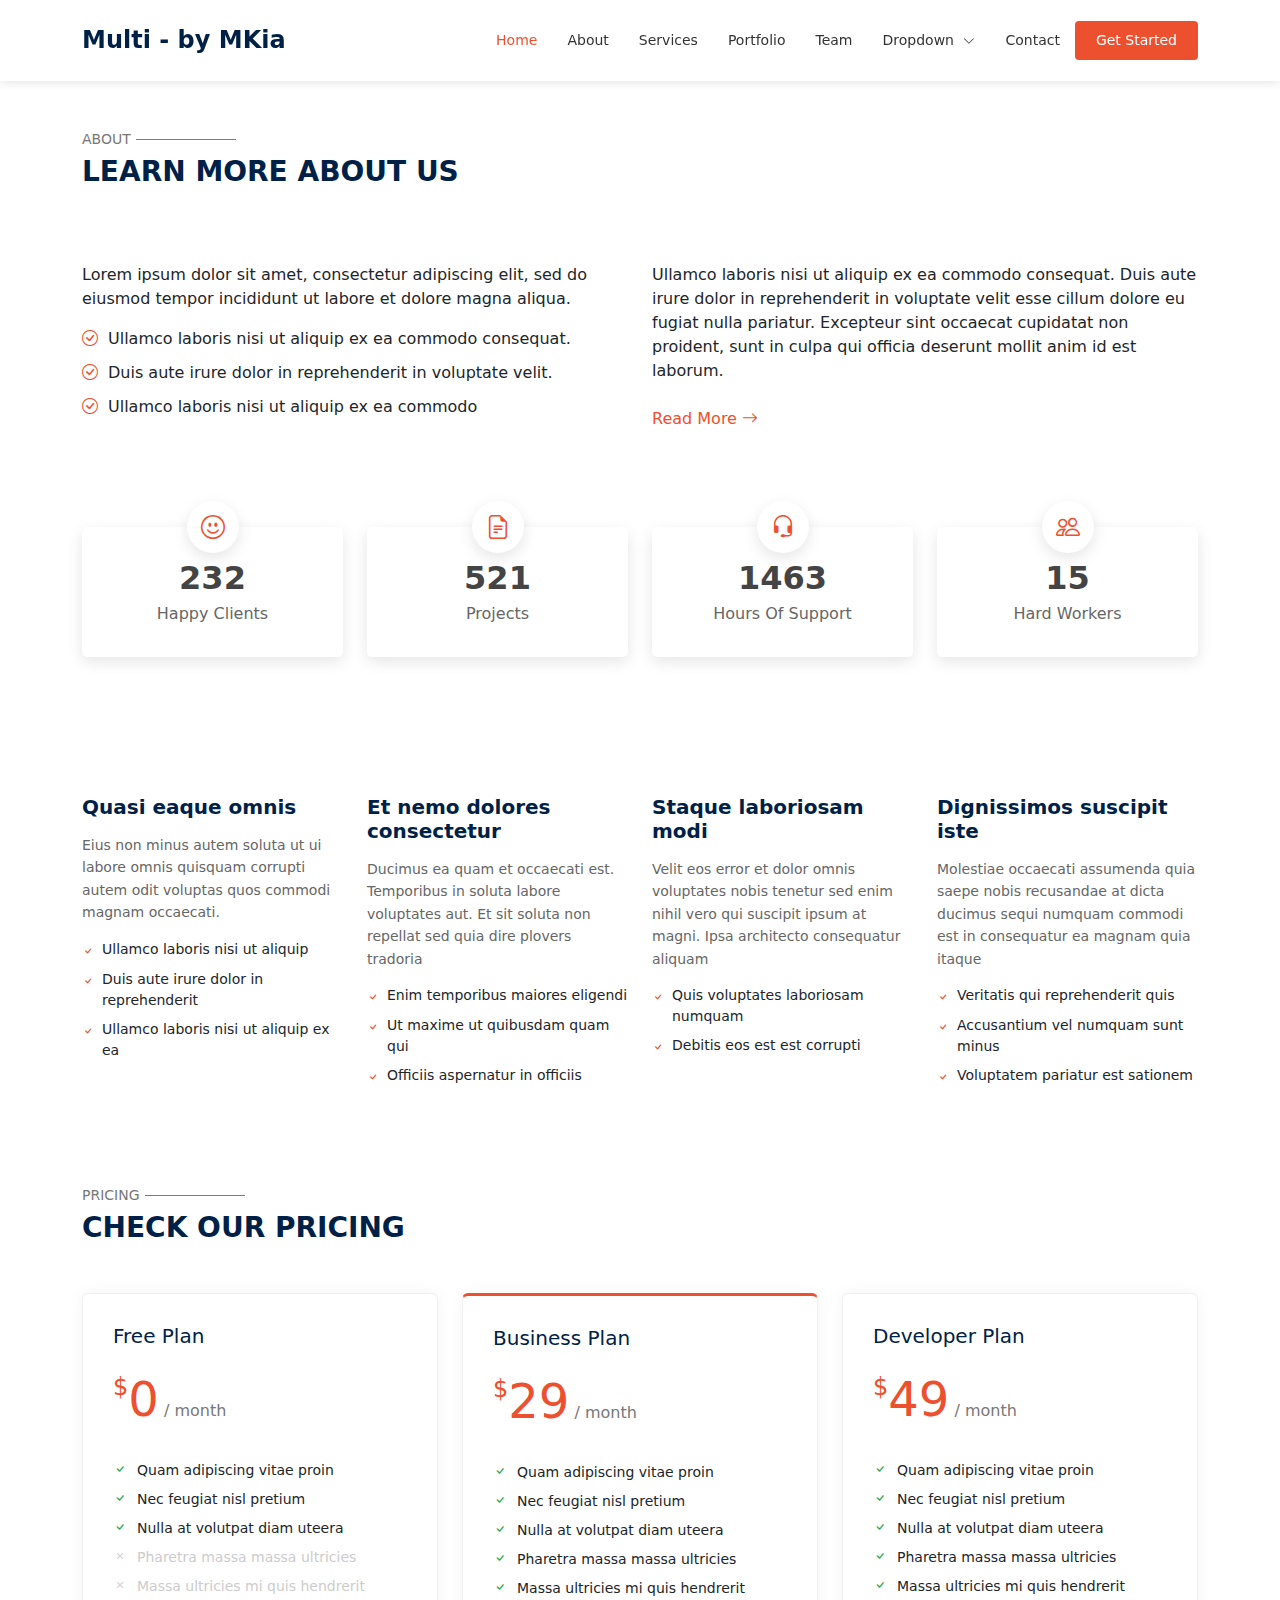
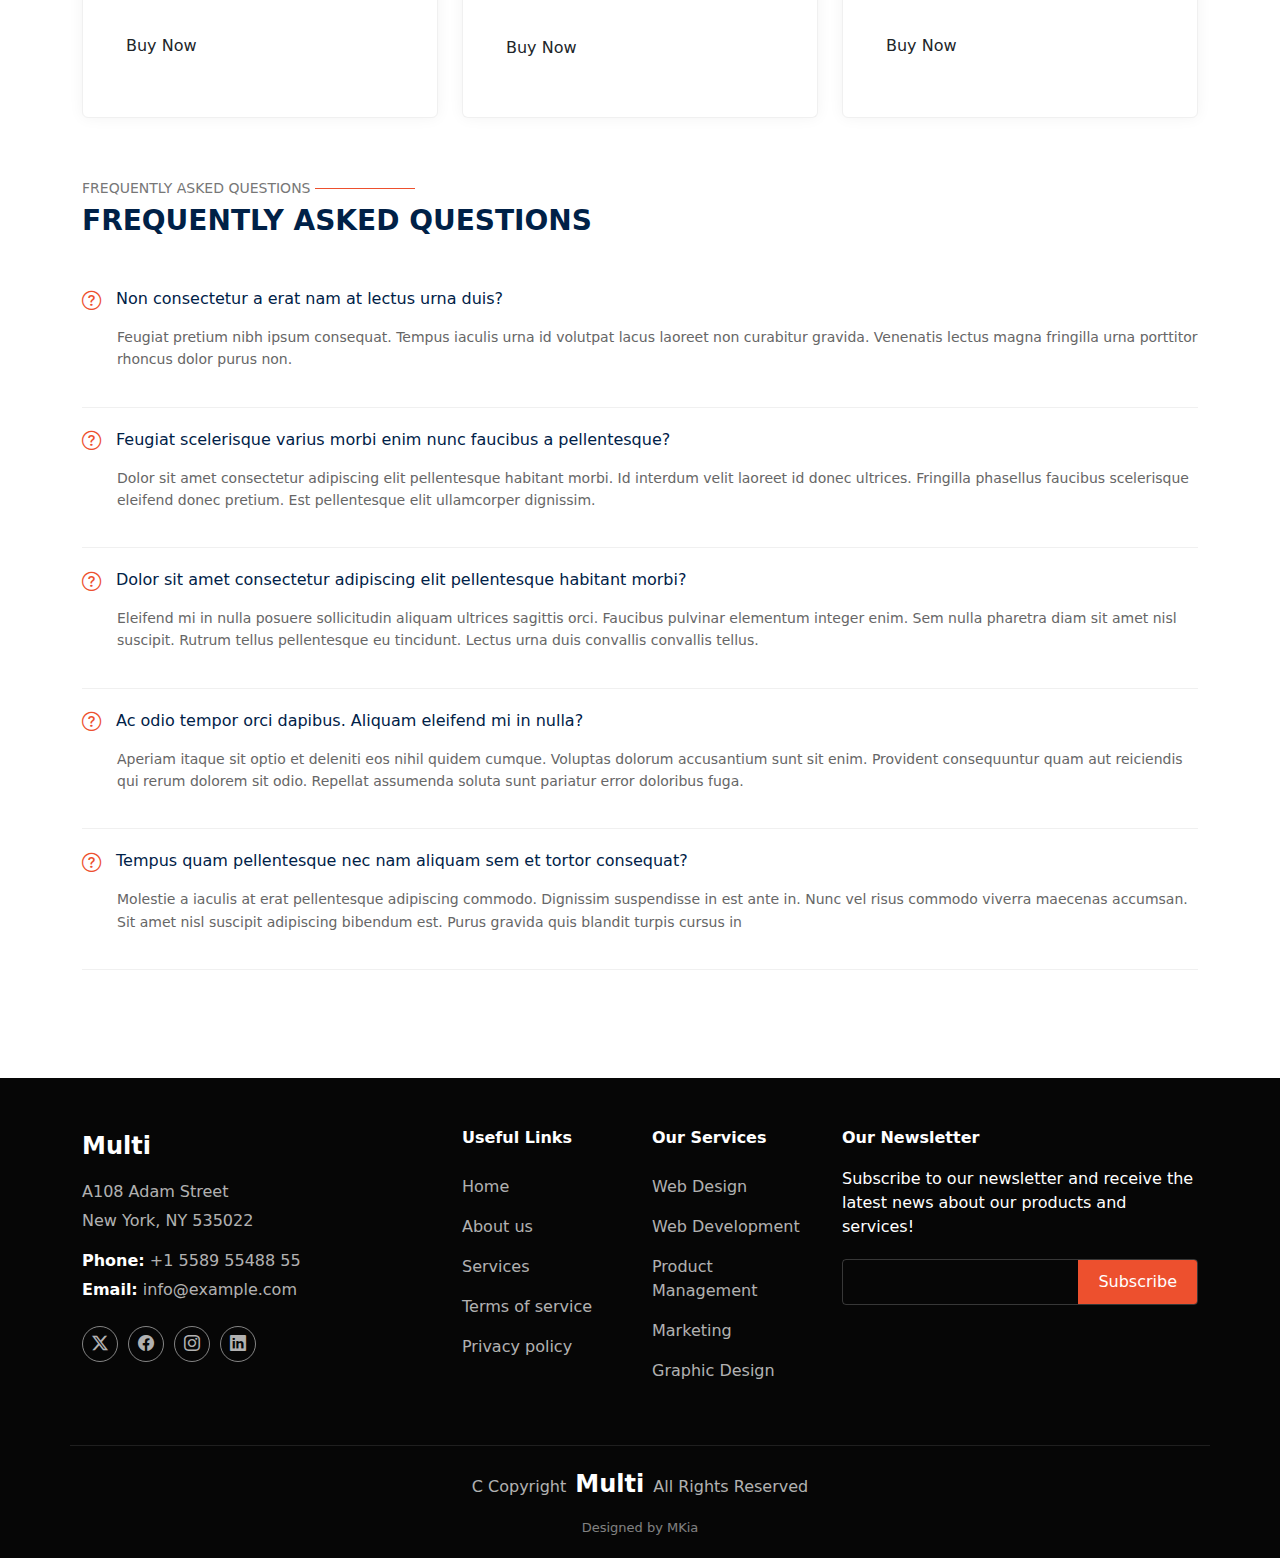
<file: index.html>
<!DOCTYPE html>
<html lang="en">

<head>
    <meta charset="UTF-8">
    <meta name="viewport" content="width=device-width, initial-scale=1.0">
    <title>Multi - by MKia</title>

    <meta name="description" content="Coded for university and just a simple template!">
    <link rel="stylesheet" href="assets/css/main.css">

    <!-- Bootstrap CSS -->
    <link href="https://cdn.jsdelivr.net/npm/bootstrap@5.3.3/dist/css/bootstrap.min.css" rel="stylesheet">

    <!-- Bootstrap JS -->
    <script src="https://cdn.jsdelivr.net/npm/bootstrap@5.3.3/dist/js/bootstrap.bundle.min.js"></script>

    <!-- Bootstrap Icons -->
    <link rel="stylesheet" href="https://cdn.jsdelivr.net/npm/bootstrap-icons@1.11.3/font/bootstrap-icons.min.css">
</head>

<body>
    <!-- Header Section -->
    <header id="header" class="header bg-red d-flex align-items-center sticky-top">
        <div class="container-fluid container-xl position-relative d-flex align-items-center">
            <a href="index.html" class="logo d-flex align-items-center me-auto">
                <h1 class="sitename">Multi - by MKia</h1>
            </a>
            <nav id="navmenu" class="navmenu">
                <ul>
                    <li><a href="#hero" class="active">Home</a></li>
                    <li><a href="#about">About</a></li>
                    <li><a href="#services">Services</a></li>
                    <li><a href="#portfolio">Portfolio</a></li>
                    <li><a href="#team">Team</a></li>
                    <li class="dropdown"><a href="#"><span>Dropdown</span> <i
                                class="bi bi-chevron-down toggle-dropdown"></i></a>
                        <ul>
                            <li><a href="#">Dropdown 1</a></li>
                            <li class="dropdown"><a href="#"><span>Deep Dropdown</span> <i
                                        class="bi bi-chevron-down toggle-dropdown"></i></a>
                                <ul>
                                    <li><a href="#">Deep Dropdown 1</a></li>
                                    <li><a href="#">Deep Dropdown 2</a></li>
                                    <li><a href="#">Deep Dropdown 3</a></li>
                                    <li><a href="#">Deep Dropdown 4</a></li>
                                    <li><a href="#">Deep Dropdown 5</a></li>
                                </ul>
                            </li>
                            <li><a href="#">Dropdown 2</a></li>
                            <li><a href="#">Dropdown 3</a></li>
                            <li><a href="#">Dropdown 4</a></li>
                        </ul>
                    </li>
                    <li><a href="#contact">Contact</a></li>
                </ul>
                <i class="mobile-nav-toggle d-xl-none bi bi-list"></i>
            </nav>
            <a class="btn" href="#about">Get Started</a>
        </div>
    </header>

    <!-- Main Content -->
    <main class="container py-5">
        <!-- About Section -->
        <section id="about" class="section">
            <!-- Section Header -->
            <div class="row mb-4">
                <div class="col-12 section-header">
                    <div class="d-flex align-items-center">
                        <p class="section-subtitle">ABOUT</p>
                        <div class="title-line"></div>
                    </div>
                    <h2 class="section-title">LEARN MORE ABOUT US</h2>
                </div>
            </div>

            <!-- About Content -->
            <div class="row mb-5">
                <div class="col-lg-6 mb-4 mb-lg-0">
                    <p>Lorem ipsum dolor sit amet, consectetur adipiscing elit, sed do eiusmod tempor incididunt ut
                        labore et dolore magna aliqua.</p>

                    <div class="check-item">
                        <i class="bi bi-check-circle check-icon"></i>
                        <p class="mb-0">Ullamco laboris nisi ut aliquip ex ea commodo consequat.</p>
                    </div>

                    <div class="check-item">
                        <i class="bi bi-check-circle check-icon"></i>
                        <p class="mb-0">Duis aute irure dolor in reprehenderit in voluptate velit.</p>
                    </div>

                    <div class="check-item">
                        <i class="bi bi-check-circle check-icon"></i>
                        <p class="mb-0">Ullamco laboris nisi ut aliquip ex ea commodo</p>
                    </div>
                </div>

                <div class="col-lg-6">
                    <p>Ullamco laboris nisi ut aliquip ex ea commodo consequat. Duis aute irure dolor in reprehenderit
                        in voluptate velit esse cillum dolore eu fugiat nulla pariatur. Excepteur sint occaecat
                        cupidatat non proident, sunt in culpa qui officia deserunt mollit anim id est laborum.</p>

                    <div class="mt-4">
                        <a href="#" class="btn-link">
                            Read More <i class="bi bi-arrow-right"></i>
                        </a>
                    </div>
                </div>
            </div>

            <!-- Stats Section -->
            <div class="row py-5">
                <div class="col-lg-3 col-md-6">
                    <div class="stats-card">
                        <i class="bi bi-emoji-smile stats-icon"></i>
                        <h3 class="stats-number">232</h3>
                        <p class="stats-label">Happy Clients</p>
                    </div>
                </div>

                <div class="col-lg-3 col-md-6">
                    <div class="stats-card">
                        <i class="bi bi-file-earmark-text stats-icon"></i>
                        <h3 class="stats-number">521</h3>
                        <p class="stats-label">Projects</p>
                    </div>
                </div>

                <div class="col-lg-3 col-md-6">
                    <div class="stats-card">
                        <i class="bi bi-headset stats-icon"></i>
                        <h3 class="stats-number">1463</h3>
                        <p class="stats-label">Hours Of Support</p>
                    </div>
                </div>

                <div class="col-lg-3 col-md-6">
                    <div class="stats-card">
                        <i class="bi bi-people stats-icon"></i>
                        <h3 class="stats-number">15</h3>
                        <p class="stats-label">Hard Workers</p>
                    </div>
                </div>
            </div>
        </section>

        <!-- Features Section -->
        <section id="features" class="section">
            <div class="row my-5">
                <div class="col-lg-3 col-md-6 feature-card">
                    <h4 class="feature-title">Quasi eaque omnis</h4>
                    <p class="feature-text">Eius non minus autem soluta ut ui labore omnis quisquam corrupti autem odit
                        voluptas quos commodi magnam occaecati.</p>

                    <div class="feature-item">
                        <i class="bi bi-check feature-check"></i>
                        <span>Ullamco laboris nisi ut aliquip</span>
                    </div>

                    <div class="feature-item">
                        <i class="bi bi-check feature-check"></i>
                        <span>Duis aute irure dolor in reprehenderit</span>
                    </div>

                    <div class="feature-item">
                        <i class="bi bi-check feature-check"></i>
                        <span>Ullamco laboris nisi ut aliquip ex ea</span>
                    </div>
                </div>

                <div class="col-lg-3 col-md-6 feature-card">
                    <h4 class="feature-title">Et nemo dolores consectetur</h4>
                    <p class="feature-text">Ducimus ea quam et occaecati est. Temporibus in soluta labore voluptates
                        aut. Et sit soluta non repellat sed quia dire plovers tradoria</p>

                    <div class="feature-item">
                        <i class="bi bi-check feature-check"></i>
                        <span>Enim temporibus maiores eligendi</span>
                    </div>

                    <div class="feature-item">
                        <i class="bi bi-check feature-check"></i>
                        <span>Ut maxime ut quibusdam quam qui</span>
                    </div>

                    <div class="feature-item">
                        <i class="bi bi-check feature-check"></i>
                        <span>Officiis aspernatur in officiis</span>
                    </div>
                </div>

                <div class="col-lg-3 col-md-6 feature-card">
                    <h4 class="feature-title">Staque laboriosam modi</h4>
                    <p class="feature-text">Velit eos error et dolor omnis voluptates nobis tenetur sed enim nihil vero
                        qui suscipit ipsum at magni. Ipsa architecto consequatur aliquam</p>

                    <div class="feature-item">
                        <i class="bi bi-check feature-check"></i>
                        <span>Quis voluptates laboriosam numquam</span>
                    </div>

                    <div class="feature-item">
                        <i class="bi bi-check feature-check"></i>
                        <span>Debitis eos est est corrupti</span>
                    </div>
                </div>

                <div class="col-lg-3 col-md-6 feature-card">
                    <h4 class="feature-title">Dignissimos suscipit iste</h4>
                    <p class="feature-text">Molestiae occaecati assumenda quia saepe nobis recusandae at dicta ducimus
                        sequi numquam commodi est in consequatur ea magnam quia itaque</p>

                    <div class="feature-item">
                        <i class="bi bi-check feature-check"></i>
                        <span>Veritatis qui reprehenderit quis</span>
                    </div>

                    <div class="feature-item">
                        <i class="bi bi-check feature-check"></i>
                        <span>Accusantium vel numquam sunt minus</span>
                    </div>

                    <div class="feature-item">
                        <i class="bi bi-check feature-check"></i>
                        <span>Voluptatem pariatur est sationem</span>
                    </div>
                </div>
            </div>
        </section>

        <!-- Pricing Section -->
        <section id="pricing" class="section">
            <div class="section-header mb-5">
                <div class="d-flex align-items-center">
                    <p class="section-subtitle">PRICING</p>
                    <div class="title-line"></div>
                </div>
                <h2 class="section-title">CHECK OUR PRICING</h2>
            </div>

            <div class="row mb-5">
                <!-- Free Plan -->
                <div class="col-md-4">
                    <div class="pricing-card">
                        <h3 class="plan-title">Free Plan</h3>
                        <div class="price">
                            <span class="price-currency">$</span>0<span class="price-unit"> / month</span>
                        </div>
                        <ul class="feature-list">
                            <li class="feature-item">
                                <i class="bi bi-check feature-icon-check"></i>Quam adipiscing vitae proin
                            </li>
                            <li class="feature-item">
                                <i class="bi bi-check feature-icon-check"></i>Nec feugiat nisl pretium
                            </li>
                            <li class="feature-item">
                                <i class="bi bi-check feature-icon-check"></i>Nulla at volutpat diam uteera
                            </li>
                            <li class="feature-item disabled-text">
                                <i class="bi bi-x feature-icon-times"></i>Pharetra massa massa ultricies
                            </li>
                            <li class="feature-item disabled-text">
                                <i class="bi bi-x feature-icon-times"></i>Massa ultricies mi quis hendrerit
                            </li>
                        </ul>
                        <a href="#" class="btn btn-buy">Buy Now</a>
                    </div>
                </div>

                <!-- Business Plan -->
                <div class="col-md-4">
                    <div class="pricing-card highlighted-plan">
                        <h3 class="plan-title">Business Plan</h3>
                        <div class="price">
                            <span class="price-currency">$</span>29<span class="price-unit"> / month</span>
                        </div>
                        <ul class="feature-list">
                            <li class="feature-item">
                                <i class="bi bi-check feature-icon-check"></i>Quam adipiscing vitae proin
                            </li>
                            <li class="feature-item">
                                <i class="bi bi-check feature-icon-check"></i>Nec feugiat nisl pretium
                            </li>
                            <li class="feature-item">
                                <i class="bi bi-check feature-icon-check"></i>Nulla at volutpat diam uteera
                            </li>
                            <li class="feature-item">
                                <i class="bi bi-check feature-icon-check"></i>Pharetra massa massa ultricies
                            </li>
                            <li class="feature-item">
                                <i class="bi bi-check feature-icon-check"></i>Massa ultricies mi quis hendrerit
                            </li>
                        </ul>
                        <a href="#" class="btn btn-buy-highlighted">Buy Now</a>
                    </div>
                </div>

                <!-- Developer Plan -->
                <div class="col-md-4">
                    <div class="pricing-card">
                        <h3 class="plan-title">Developer Plan</h3>
                        <div class="price">
                            <span class="price-currency">$</span>49<span class="price-unit"> / month</span>
                        </div>
                        <ul class="feature-list">
                            <li class="feature-item">
                                <i class="bi bi-check feature-icon-check"></i>Quam adipiscing vitae proin
                            </li>
                            <li class="feature-item">
                                <i class="bi bi-check feature-icon-check"></i>Nec feugiat nisl pretium
                            </li>
                            <li class="feature-item">
                                <i class="bi bi-check feature-icon-check"></i>Nulla at volutpat diam uteera
                            </li>
                            <li class="feature-item">
                                <i class="bi bi-check feature-icon-check"></i>Pharetra massa massa ultricies
                            </li>
                            <li class="feature-item">
                                <i class="bi bi-check feature-icon-check"></i>Massa ultricies mi quis hendrerit
                            </li>
                        </ul>
                        <a href="#" class="btn btn-buy">Buy Now</a>
                    </div>
                </div>
            </div>
        </section>

        <!-- FAQ Section -->
        <section id="faq" class="section">
            <div class="section-header mb-4">
                <div class="d-flex align-items-center">
                    <p class="section-subtitle">FREQUENTLY ASKED QUESTIONS</p>
                    <div class="title-line"></div>
                </div>
                <h2 class="section-title">FREQUENTLY ASKED QUESTIONS</h2>
            </div>

            <div class="faq-list">
                <div class="faq-item">
                    <div class="faq-question">
                        <div class="question-icon">
                            <i class="bi bi-question-circle"></i>
                        </div>
                        <div class="question-text">
                            Non consectetur a erat nam at lectus urna duis?
                        </div>
                    </div>
                    <p class="faq-answer">
                        Feugiat pretium nibh ipsum consequat. Tempus iaculis urna id volutpat lacus laoreet non
                        curabitur
                        gravida. Venenatis lectus magna fringilla urna porttitor rhoncus dolor purus non.
                    </p>
                </div>

                <div class="faq-item">
                    <div class="faq-question">
                        <div class="question-icon">
                            <i class="bi bi-question-circle"></i>
                        </div>
                        <div class="question-text">
                            Feugiat scelerisque varius morbi enim nunc faucibus a pellentesque?
                        </div>
                    </div>
                    <p class="faq-answer">
                        Dolor sit amet consectetur adipiscing elit pellentesque habitant morbi. Id interdum velit
                        laoreet id
                        donec ultrices. Fringilla phasellus faucibus scelerisque eleifend donec pretium. Est
                        pellentesque
                        elit ullamcorper dignissim.
                    </p>
                </div>

                <div class="faq-item">
                    <div class="faq-question">
                        <div class="question-icon">
                            <i class="bi bi-question-circle"></i>
                        </div>
                        <div class="question-text">
                            Dolor sit amet consectetur adipiscing elit pellentesque habitant morbi?
                        </div>
                    </div>
                    <p class="faq-answer">
                        Eleifend mi in nulla posuere sollicitudin aliquam ultrices sagittis orci. Faucibus pulvinar
                        elementum integer enim. Sem nulla pharetra diam sit amet nisl suscipit. Rutrum tellus
                        pellentesque
                        eu tincidunt. Lectus urna duis convallis convallis tellus.
                    </p>
                </div>

                <div class="faq-item">
                    <div class="faq-question">
                        <div class="question-icon">
                            <i class="bi bi-question-circle"></i>
                        </div>
                        <div class="question-text">
                            Ac odio tempor orci dapibus. Aliquam eleifend mi in nulla?
                        </div>
                    </div>
                    <p class="faq-answer">
                        Aperiam itaque sit optio et deleniti eos nihil quidem cumque. Voluptas dolorum accusantium sunt
                        sit
                        enim. Provident consequuntur quam aut reiciendis qui rerum dolorem sit odio. Repellat assumenda
                        soluta sunt pariatur error doloribus fuga.
                    </p>
                </div>

                <div class="faq-item">
                    <div class="faq-question">
                        <div class="question-icon">
                            <i class="bi bi-question-circle"></i>
                        </div>
                        <div class="question-text">
                            Tempus quam pellentesque nec nam aliquam sem et tortor consequat?
                        </div>
                    </div>
                    <p class="faq-answer">
                        Molestie a iaculis at erat pellentesque adipiscing commodo. Dignissim suspendisse in est ante
                        in.
                        Nunc vel risus commodo viverra maecenas accumsan. Sit amet nisl suscipit adipiscing bibendum
                        est.
                        Purus gravida quis blandit turpis cursus in
                    </p>
                </div>
            </div>
        </section>
    </main>

    <!-- Footer -->
    <footer id="footer" class="footer dark-background">
        <div class="container footer-top">
            <div class="row gy-4">
                <div class="col-lg-4 col-md-6 footer-about">
                    <a href="index.html" class="logo d-flex align-items-center">
                        <span class="sitename">Multi</span>
                    </a>
                    <div class="footer-contact pt-3">
                        <p>A108 Adam Street</p>
                        <p>New York, NY 535022</p>
                        <p class="mt-3"><strong>Phone:</strong> <span>+1 5589 55488 55</span></p>
                        <p><strong>Email:</strong> <span>info@example.com</span></p>
                    </div>
                    <div class="social-links d-flex mt-4">
                        <a href="" title="x"><i class="bi bi-twitter-x"></i></a>
                        <a href="" title="fb"><i class="bi bi-facebook"></i></a>
                        <a href="" title="ig"><i class="bi bi-instagram"></i></a>
                        <a href="" title="li"><i class="bi bi-linkedin"></i></a>
                    </div>
                </div>

                <div class="col-lg-2 col-md-3 footer-links">
                    <h4>Useful Links</h4>
                    <ul>
                        <li><a href="#">Home</a></li>
                        <li><a href="#">About us</a></li>
                        <li><a href="#">Services</a></li>
                        <li><a href="#">Terms of service</a></li>
                        <li><a href="#">Privacy policy</a></li>
                    </ul>
                </div>

                <div class="col-lg-2 col-md-3 footer-links">
                    <h4>Our Services</h4>
                    <ul>
                        <li><a href="#">Web Design</a></li>
                        <li><a href="#">Web Development</a></li>
                        <li><a href="#">Product Management</a></li>
                        <li><a href="#">Marketing</a></li>
                        <li><a href="#">Graphic Design</a></li>
                    </ul>
                </div>

                <div class="col-lg-4 col-md-12 footer-newsletter">
                    <h4>Our Newsletter</h4>
                    <p>Subscribe to our newsletter and receive the latest news about our products and services!</p>
                    <form action="#" class="newsletter-form">
                        <input type="email" name="email" title="email">
                        <input type="submit" value="Subscribe" title="submit">
                    </form>
                </div>
            </div>
        </div>

        <div class="container copyright text-center mt-4">
            <p>C <span>Copyright</span> <strong class="px-1 sitename">Multi</strong> <span>All Rights Reserved</span>
            </p>
            <div class="credits">
                Designed by MKia
            </div>
        </div>
    </footer>
</body>

</html>
</file>
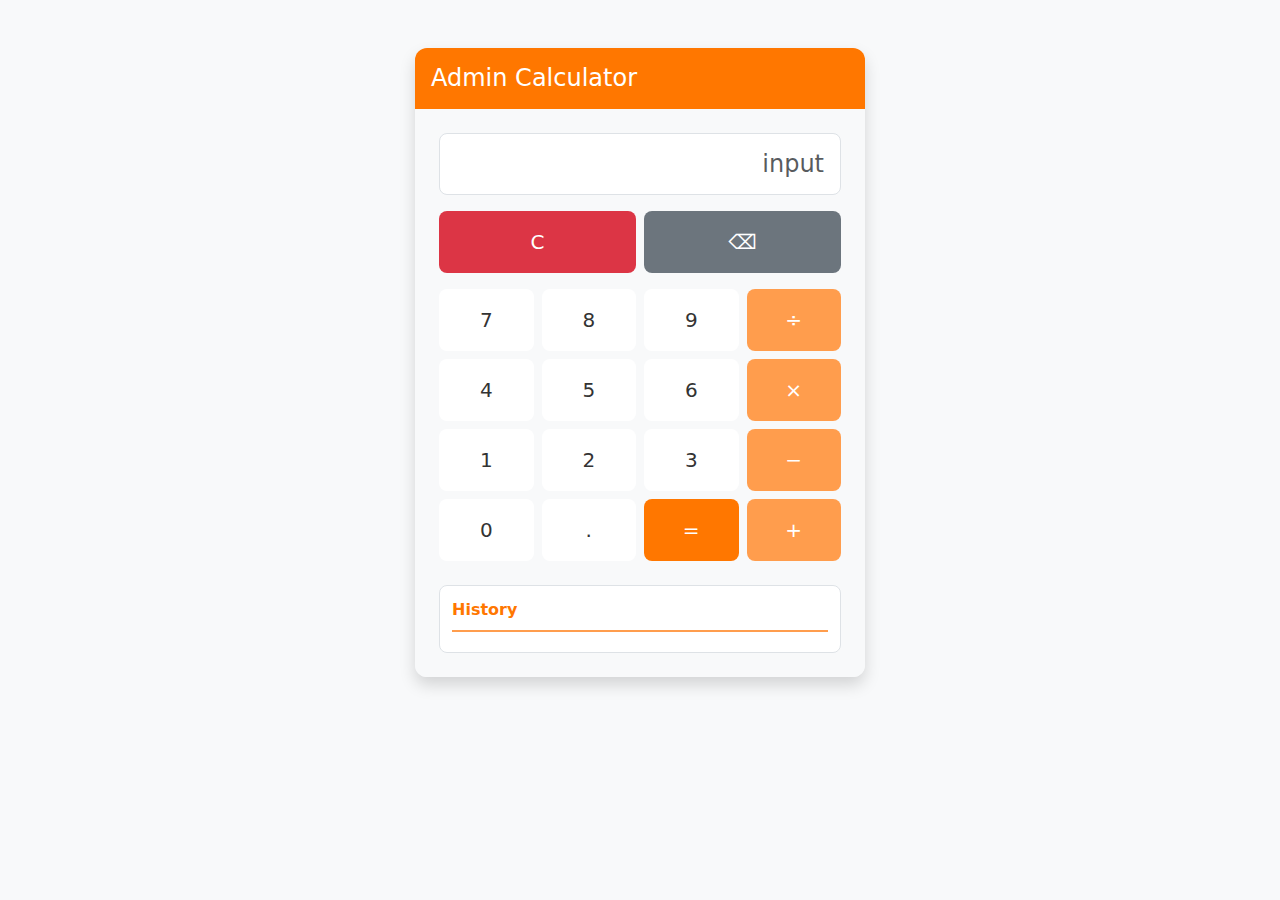
<file: admin.html>
<!DOCTYPE html>
<html lang="en">

<head>
    <meta charset="UTF-8" />
    <meta name="viewport" content="width=device-width, initial-scale=1.0">
    <title>Admin Panel - Calculator</title>
    <link href="https://cdn.jsdelivr.net/npm/bootstrap@5.3.0/dist/css/bootstrap.min.css" rel="stylesheet">
    <style>
        :root {
            --primary-orange: #ff7700;
            --dark-orange: #e56b00;
            --light-orange: #ff9d4d;
        }

        .calculator-grid {
            display: grid;
            grid-template-columns: repeat(4, 1fr);
            gap: 0.5rem;
        }

        .calculator-container {
            max-width: 450px;
            margin: 0 auto;
            border-radius: 12px;
            overflow: hidden;
            box-shadow: 0 0.5rem 1rem rgba(0, 0, 0, 0.15);
        }

        .calculator-header {
            background-color: var(--primary-orange);
            color: white;
            padding: 1rem;
        }

        .calculator-body {
            padding: 1.5rem;
            background-color: #f8f9fa;
        }

        .btn-calculator {
            padding: 1rem;
            font-size: 1.25rem;
            border-radius: 8px;
            border: none;
            width: 100%;
            height: 100%;
            transition: all 0.2s;
        }

        .btn-number {
            background-color: white;
            color: #333;
        }

        .btn-number:hover {
            background-color: #f1f1f1;
        }

        .btn-operator {
            background-color: var(--light-orange);
            color: white;
        }

        .btn-operator:hover {
            background-color: var(--primary-orange);
        }

        .btn-equal {
            background-color: var(--primary-orange);
            color: white;
        }

        .btn-equal:hover {
            background-color: var(--dark-orange);
        }

        .btn-clear {
            background-color: #dc3545;
            color: white;
        }

        .btn-backspace {
            background-color: #6c757d;
            color: white;
        }

        .history-box {
            background-color: white;
            border: 1px solid #dee2e6;
            border-radius: 8px;
            padding: 0.75rem;
            margin-top: 1.5rem;
            max-height: 150px;
            overflow-y: auto;
        }

        .history-box .history-header {
            color: var(--primary-orange);
            font-weight: bold;
            border-bottom: 2px solid var(--light-orange);
            padding-bottom: 0.5rem;
            margin-bottom: 0.5rem;
        }

        .history-item {
            padding: 0.25rem 0;
            border-bottom: 1px solid #f1f1f1;
        }

        #display {
            font-size: 1.5rem;
            text-align: right;
            padding: 0.75rem 1rem;
            background-color: white;
            border: 1px solid #dee2e6;
            border-radius: 8px;
            margin-bottom: 1rem;
        }

        .control-buttons {
            display: grid;
            grid-template-columns: repeat(2, 1fr);
            gap: 0.5rem;
            margin-bottom: 1rem;
        }
    </style>
</head>

<body class="bg-light py-5">
    <div class="container">
        <div class="calculator-container">
            <div class="calculator-header">
                <h4 class="mb-0">Admin Calculator</h4>
            </div>
            <div class="calculator-body">
                <div class="mb-3">
                    <input placeholder="input" type="text" id="display" class="form-control form-control-lg" readonly />
                </div>

                <div class="control-buttons">
                    <button type="button" class="btn-calculator btn-clear" onclick="clearDisplay()">C</button>
                    <button type="button" class="btn-calculator btn-backspace" onclick="backspace()">⌫</button>
                </div>

                <div class="calculator-grid">
                    <button type="button" class="btn-calculator btn-number" onclick="append('7')">7</button>
                    <button type="button" class="btn-calculator btn-number" onclick="append('8')">8</button>
                    <button type="button" class="btn-calculator btn-number" onclick="append('9')">9</button>
                    <button type="button" class="btn-calculator btn-operator" onclick="append('/')">÷</button>

                    <button type="button" class="btn-calculator btn-number" onclick="append('4')">4</button>
                    <button type="button" class="btn-calculator btn-number" onclick="append('5')">5</button>
                    <button type="button" class="btn-calculator btn-number" onclick="append('6')">6</button>
                    <button type="button" class="btn-calculator btn-operator" onclick="append('*')">×</button>

                    <button type="button" class="btn-calculator btn-number" onclick="append('1')">1</button>
                    <button type="button" class="btn-calculator btn-number" onclick="append('2')">2</button>
                    <button type="button" class="btn-calculator btn-number" onclick="append('3')">3</button>
                    <button type="button" class="btn-calculator btn-operator" onclick="append('-')">−</button>

                    <button type="button" class="btn-calculator btn-number" onclick="append('0')">0</button>
                    <button type="button" class="btn-calculator btn-number" onclick="append('.')">.</button>
                    <button type="button" class="btn-calculator btn-equal" onclick="calculate()">=</button>
                    <button type="button" class="btn-calculator btn-operator" onclick="append('+')">+</button>
                </div>

                <div class="history-box">
                    <div class="history-header">History</div>
                    <div id="history" class="history-content"></div>
                </div>
            </div>
        </div>
    </div>

    <script>
        // DOM elements
        const display = document.getElementById('display');
        const historyDiv = document.getElementById('history');

        // Variables to track calculator state
        let isCalculationDone = false;
        let errorState = false;

        // Helper function to handle special cases in input
        function validateInput(currentValue, newValue) {
            // Handle cases where a calculation was just performed
            if (isCalculationDone && !isOperator(newValue) && newValue !== '.') {
                clearDisplay();
                isCalculationDone = false;
            }

            // Reset error state
            if (errorState) {
                clearDisplay();
                errorState = false;
            }

            // Handle leading zeros
            if (currentValue === '0' && !isOperator(newValue) && newValue !== '.') {
                return newValue;
            }

            // Handle decimal points
            if (newValue === '.') {
                // Find the last operator position
                const operators = ['+', '-', '*', '/'];
                let lastOperatorIndex = -1;

                for (const op of operators) {
                    const index = currentValue.lastIndexOf(op);
                    if (index > lastOperatorIndex) {
                        lastOperatorIndex = index;
                    }
                }

                // Check if there's already a decimal point in the current number
                const currentNumber = currentValue.substring(lastOperatorIndex + 1);
                if (currentNumber.includes('.')) {
                    return currentValue;
                }

                // If the input is empty or ends with an operator, add a leading zero
                if (currentValue === '' || isOperator(currentValue[currentValue.length - 1])) {
                    return currentValue + '0.';
                }
            }

            // Handle operators
            if (isOperator(newValue)) {
                // Don't allow operator as the first character except minus
                if (currentValue === '' && newValue !== '-') {
                    return '';
                }

                // Don't allow multiple operators in a row
                if (isOperator(currentValue[currentValue.length - 1])) {
                    // Allow minus after other operators (for negative numbers)
                    if (newValue === '-' &&
                        currentValue[currentValue.length - 1] !== '-') {
                        return currentValue + newValue;
                    }
                    return currentValue.slice(0, -1) + newValue;
                }
            }

            return currentValue + newValue;
        }

        // Helper function to check if a character is an operator
        function isOperator(char) {
            return ['+', '-', '*', '/'].includes(char);
        }

        // Function to append a value to the display
        function append(value) {
            display.value = validateInput(display.value, value);
        }

        // Function to clear the display
        function clearDisplay() {
            display.value = '';
            isCalculationDone = false;
            errorState = false;
        }

        // Function to remove the last character
        function backspace() {
            if (errorState) {
                clearDisplay();
            } else {
                display.value = display.value.slice(0, -1);
            }
        }

        // Function to format the result for display
        function formatResult(result) {
            // Handle integers
            if (Number.isInteger(result)) {
                return result.toString();
            }

            // For floating point results, limit decimals to reasonable precision
            const stringResult = result.toString();
            if (stringResult.includes('e')) {
                // Handle scientific notation
                return result.toPrecision(10);
            } else {
                // Limit decimal places to 10 to avoid floating point errors
                return parseFloat(result.toFixed(10)).toString();
            }
        }

        // Function to calculate the result
        function calculate() {
            try {
                if (display.value === '') return;

                const expression = display.value;

                // Special case handling
                if (expression === '.') {
                    display.value = '0';
                    return;
                }

                // Special handling for expressions that end with operators
                let modifiedExpression = expression;
                if (isOperator(modifiedExpression[modifiedExpression.length - 1])) {
                    modifiedExpression = modifiedExpression.slice(0, -1);
                }

                // Use Function instead of eval for better security
                const result = new Function('return ' + modifiedExpression)();

                if (!isFinite(result)) {
                    throw new Error('Invalid calculation');
                }

                const formattedResult = formatResult(result);
                addToHistory(expression + ' = ' + formattedResult);
                display.value = formattedResult;
                isCalculationDone = true;

            } catch (error) {
                display.value = 'Error';
                errorState = true;
            }
        }

        // Function to add an entry to the history
        function addToHistory(entry) {
            const historyItem = document.createElement('div');
            historyItem.className = 'history-item';
            historyItem.textContent = entry;
            historyDiv.prepend(historyItem);

            // Limit to 5 entries
            const historyItems = historyDiv.getElementsByClassName('history-item');
            if (historyItems.length > 5) {
                historyDiv.removeChild(historyItems[historyItems.length - 1]);
            }
        }

        // Initialize with empty display
        clearDisplay();

        // Add keyboard support
        document.addEventListener('keydown', function (event) {
            const key = event.key;

            // Number keys
            if (/^[0-9]$/.test(key)) {
                append(key);
            }
            // Operators
            else if (['+', '-', '*', '/'].includes(key)) {
                append(key);
            }
            // Decimal point
            else if (key === '.') {
                append('.');
            }
            // Enter key (calculate)
            else if (key === 'Enter') {
                calculate();
            }
            // Backspace
            else if (key === 'Backspace') {
                backspace();
            }
            // Escape key (clear)
            else if (key === 'Escape') {
                clearDisplay();
            }
        });
    </script>
</body>

</html>
</file>
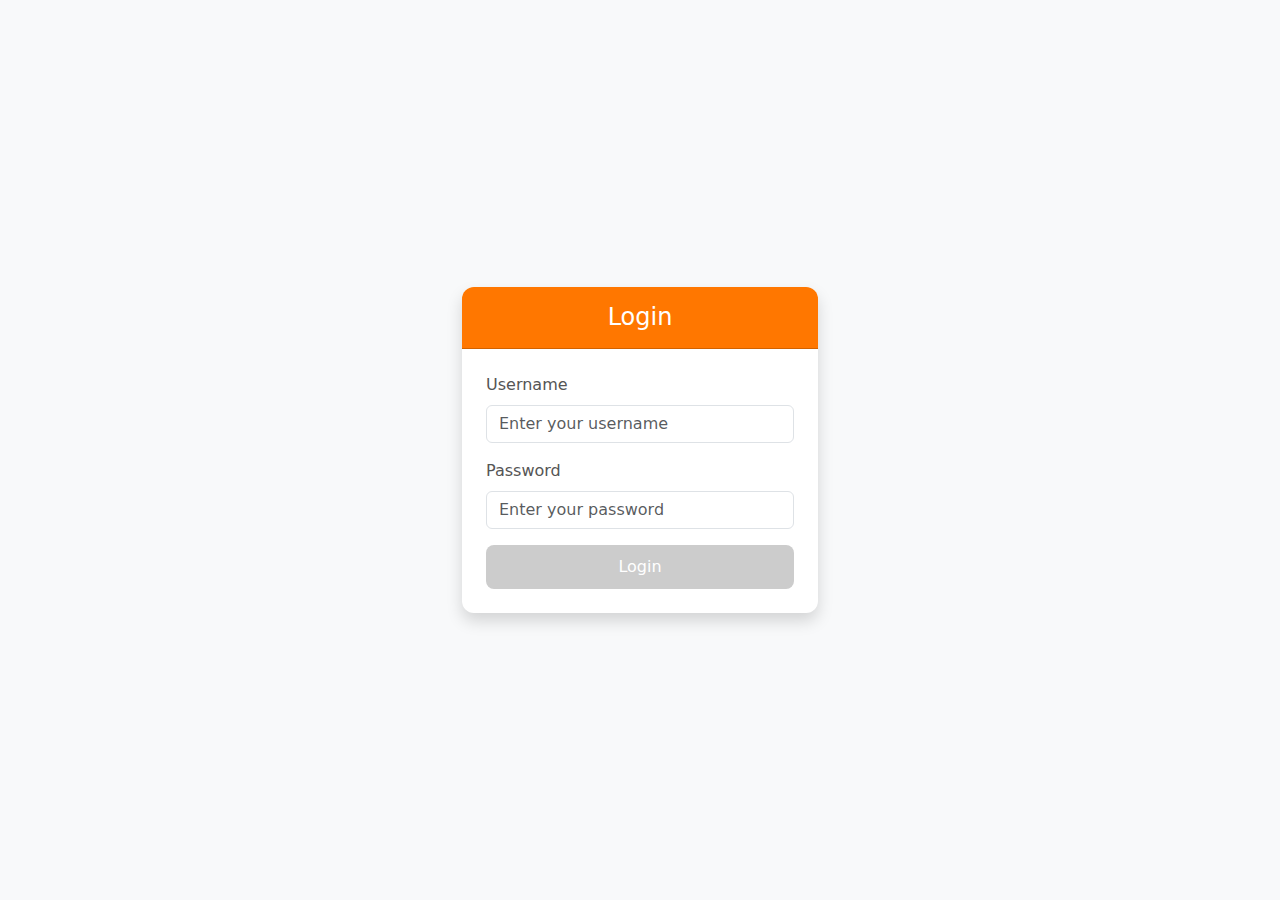
<file: login.html>
<!DOCTYPE html>
<html lang="en">

<head>
    <meta charset="UTF-8">
    <meta name="viewport" content="width=device-width, initial-scale=1.0">
    <title>Login</title>
    <link href="https://cdn.jsdelivr.net/npm/bootstrap@5.3.0/dist/css/bootstrap.min.css" rel="stylesheet">
    <style>
        :root {
            --primary-orange: #ff7700;
            --dark-orange: #e56b00;
            --light-orange: #ff9d4d;
        }

        body {
            background-color: #f8f9fa;
        }

        .card {
            border-radius: 12px;
            border: none;
        }

        .card-header {
            background-color: var(--primary-orange);
            color: white;
            border-radius: 12px 12px 0 0 !important;
            padding: 1rem;
        }

        .btn-login {
            background-color: var(--primary-orange);
            color: white;
            border: none;
            border-radius: 8px;
            padding: 10px;
            font-weight: 500;
            transition: all 0.3s;
        }

        .btn-login:hover:not(:disabled) {
            background-color: var(--dark-orange);
        }

        .btn-login:disabled {
            background-color: #ccc;
            cursor: not-allowed;
        }

        .form-control:focus {
            border-color: var(--light-orange);
            box-shadow: 0 0 0 0.25rem rgba(255, 119, 0, 0.25);
        }

        .form-label {
            color: #555;
            font-weight: 500;
        }
    </style>
</head>

<body class="d-flex justify-content-center align-items-center vh-100">
    <div class="container">
        <div class="row justify-content-center">
            <div class="col-md-5 col-lg-4">
                <div class="card shadow">
                    <div class="card-header">
                        <h4 class="mb-0 text-center">Login</h4>
                    </div>
                    <div class="card-body p-4">
                        <div class="mb-3">
                            <label for="username" class="form-label">Username</label>
                            <input type="text" id="username" class="form-control" placeholder="Enter your username">
                        </div>
                        <div class="mb-3">
                            <label for="password" class="form-label">Password</label>
                            <input type="password" id="password" class="form-control" placeholder="Enter your password">
                        </div>
                        <button type="button" class="btn-login w-100" id="loginBtn" disabled>Login</button>
                    </div>
                </div>
            </div>
        </div>
    </div>

    <script>
        // DOM elements
        const usernameInput = document.getElementById('username');
        const passwordInput = document.getElementById('password');
        const loginBtn = document.getElementById('loginBtn');

        // Form validation function
        function validateForm() {
            // Enable button only if both fields have value
            loginBtn.disabled = !usernameInput.value || !passwordInput.value;
        }

        // Add event listeners
        usernameInput.addEventListener('input', validateForm);
        passwordInput.addEventListener('input', validateForm);

        // Handle login button click
        loginBtn.addEventListener('click', () => {
            const username = usernameInput.value;
            const password = passwordInput.value;

            if (username === 'admin' && password === '1234') {
                window.location.href = 'admin.html';
            } else if (username === 'user' && password === '1234') {
                window.location.href = 'user.html';
            } else {
                // Show error as alert
                alert('Invalid username or password!');

                // Clear password field
                passwordInput.value = '';
                validateForm();
            }
        });

        // Add keyboard support for Enter key
        document.addEventListener('keydown', function (event) {
            if (event.key === 'Enter' && !loginBtn.disabled) {
                loginBtn.click();
            }
        });
    </script>
</body>

</html>
</file>
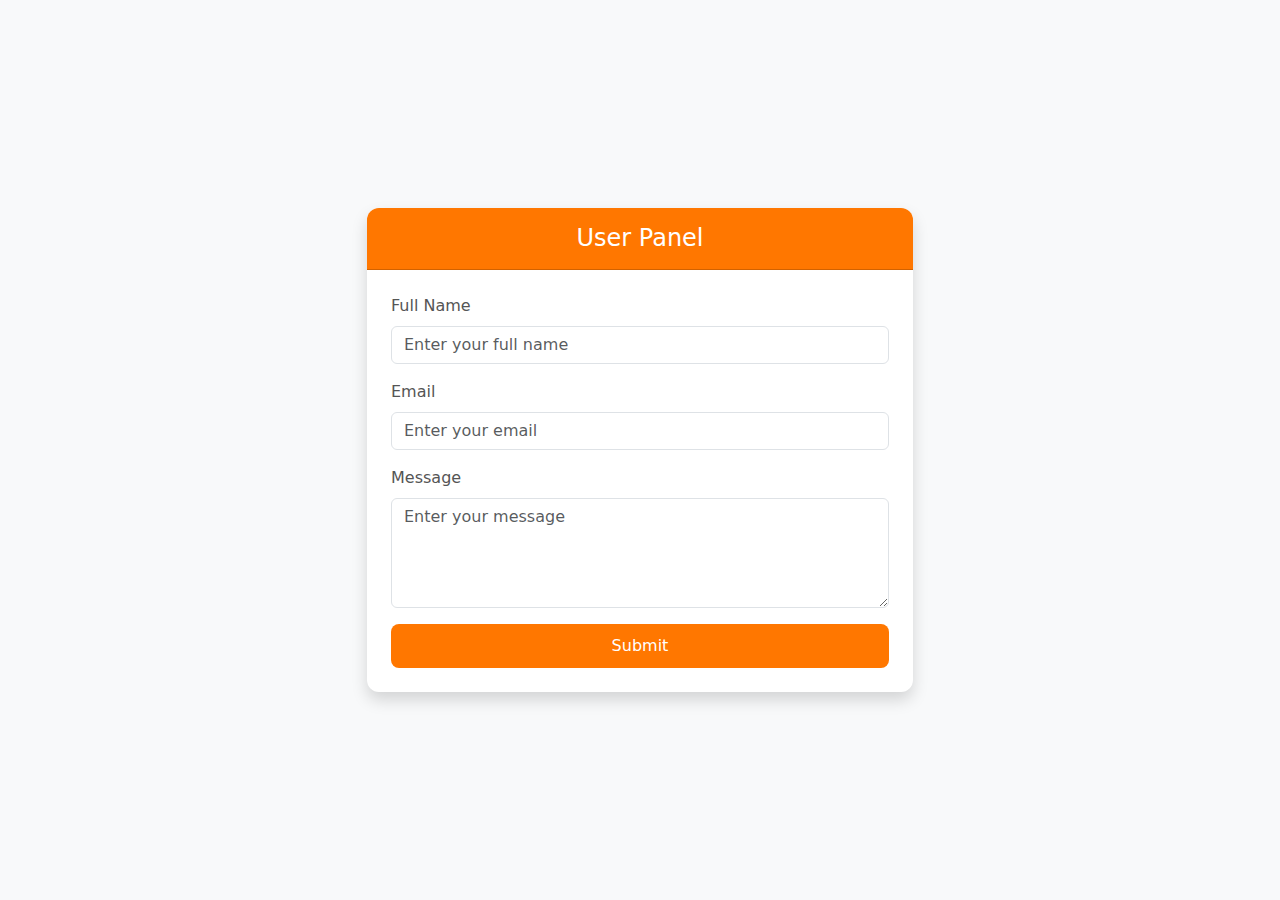
<file: user.html>
<!DOCTYPE html>
<html lang="en">

<head>
    <meta charset="UTF-8">
    <meta name="viewport" content="width=device-width, initial-scale=1.0">
    <title>User Panel</title>
    <link href="https://cdn.jsdelivr.net/npm/bootstrap@5.3.0/dist/css/bootstrap.min.css" rel="stylesheet">
    <style>
        :root {
            --primary-orange: #ff7700;
            --dark-orange: #e56b00;
            --light-orange: #ff9d4d;
        }

        body {
            background-color: #f8f9fa;
        }

        .card {
            border-radius: 12px;
            border: none;
        }

        .card-header {
            background-color: var(--primary-orange);
            color: white;
            border-radius: 12px 12px 0 0 !important;
            padding: 1rem;
        }

        .btn-submit {
            background-color: var(--primary-orange);
            color: white;
            border: none;
            border-radius: 8px;
            padding: 10px;
            font-weight: 500;
            transition: all 0.3s;
        }

        .btn-submit:hover:not(:disabled) {
            background-color: var(--dark-orange);
        }

        .btn-submit:disabled {
            background-color: #ccc;
            cursor: not-allowed;
        }

        .form-control:focus {
            border-color: var(--light-orange);
            box-shadow: 0 0 0 0.25rem rgba(255, 119, 0, 0.25);
        }

        .form-label {
            color: #555;
            font-weight: 500;
        }
    </style>
</head>

<body class="d-flex justify-content-center align-items-center vh-100">
    <div class="container">
        <div class="row justify-content-center">
            <div class="col-md-6">
                <div class="card shadow">
                    <div class="card-header">
                        <h4 class="mb-0 text-center">User Panel</h4>
                    </div>
                    <div class="card-body p-4">
                        <form id="userForm">
                            <div class="mb-3">
                                <label for="name" class="form-label">Full Name</label>
                                <input type="text" class="form-control" id="name" placeholder="Enter your full name">
                            </div>
                            <div class="mb-3">
                                <label for="email" class="form-label">Email</label>
                                <input type="email" class="form-control" id="email" placeholder="Enter your email">
                            </div>
                            <div class="mb-3">
                                <label for="message" class="form-label">Message</label>
                                <textarea class="form-control" id="message" rows="4"
                                    placeholder="Enter your message"></textarea>
                            </div>
                            <button type="button" class="btn-submit w-100" id="submitBtn">Submit</button>
                        </form>
                    </div>
                </div>
            </div>
        </div>
    </div>

    <script>
        const nameInput = document.getElementById('name');
        const emailInput = document.getElementById('email');
        const messageInput = document.getElementById('message');
        const submitBtn = document.getElementById('submitBtn');
        const userForm = document.getElementById('userForm');

        // add or remove invalid class
        function toggleValidationStyle(input) {
            if (!input.value.trim()) {
                input.classList.add('is-invalid');
            } else {
                input.classList.remove('is-invalid');
            }
        }

        // listen to input changes
        [nameInput, emailInput, messageInput].forEach(input => {
            input.addEventListener('input', () => {
                toggleValidationStyle(input);
                validateForm();
            });
        });

        submitBtn.addEventListener('click', () => {
            // recheck validation
            toggleValidationStyle(nameInput);
            toggleValidationStyle(emailInput);
            toggleValidationStyle(messageInput);


            const isValid = nameInput.value.trim() && emailInput.value.trim() && messageInput.value.trim();
            if (isValid) {
                alert('✅ Form submitted successfully!');
            } else {
                alert('❌ Fill all fields!');
            }
        });

        document.addEventListener('keydown', function (event) {
            if (event.key === 'Enter' && !submitBtn.disabled) {
                event.preventDefault();
                submitBtn.click();
            }
        });
    </script>

</body>

</html>
</file>
<file: assets/css/main.css>
/* Base settings */
:root {
  --primary-color: #ed502e;
  --secondary-color: #0b2341;
  --text-color: #444444;
  --light-text: #666666;
  --muted-text: #777777;
  --heading-color: #002147;
  --dark-background: #060606;
  --bg-color: #ffffff;
  --border-color: #f0f0f0;
  --shadow-color: rgba(0, 0, 0, 0.1);
  --white: #ffffff;
  --accent-color: #ed502e; /* Added accent color (same as primary) */
}

/* General styles */
body {
  color: var(--text-color);
  background-color: var(--bg-color);
  font-family: "Segoe UI", Tahoma, Geneva, Verdana, sans-serif;
}

a {
  text-decoration: none !important;
}

/* Header styles */
.header {
  background-color: var(--bg-color);
  padding: 15px 0;
  position: sticky;
  top: 0;
  z-index: 100;
  box-shadow: 0 2px 10px var(--shadow-color);
}

.header .logo h1,
.header .sitename {
  font-size: 24px;
  font-weight: 700;
  color: var(--heading-color);
  margin: 0;
}

.header .btn {
  background-color: var(--primary-color);
  color: var(--white);
  padding: 8px 20px;
  border-radius: 4px;
  font-size: 14px;
}

.header .btn:hover {
  background-color: #d04527;
}

/* Navigation menu */
.navmenu ul {
  list-style: none;
  margin: 0;
  padding: 0;
  display: flex;
}

.navmenu li {
  position: relative;
}

.navmenu a {
  color: #333;
  padding: 15px;
  display: block;
  font-size: 14px;
}

.navmenu a:hover,
.navmenu .active {
  color: var(--primary-color);
}

/* Dropdown menu */
.navmenu .dropdown > ul {
  position: absolute;
  background: var(--white);
  display: none;
  padding: 10px 0;
  min-width: 200px;
  box-shadow: 0 0 15px var(--shadow-color);
  border-radius: 4px;
}

.navmenu .dropdown:hover > ul {
  display: block;
}

.navmenu .dropdown ul ul {
  position: absolute;
  left: 100%;
  top: 0;
  background-color: white;
  z-index: 10;
}

.navmenu .dropdown ul a {
  padding: 10px 20px;
}

.toggle-dropdown {
  margin-left: 5px;
  font-size: 12px;
}

/* Mobile menu */
.mobile-nav-toggle {
  display: none;
  font-size: 24px;
  cursor: pointer;
}

@media (max-width: 992px) {
  .mobile-nav-toggle {
    display: block;
  }

  .navmenu ul {
    display: none;
    position: absolute;
    top: 60px;
    left: 0;
    right: 0;
    background: white;
    flex-direction: column;
    box-shadow: 0 5px 10px var(--shadow-color);
  }

  .mobile-nav-active .navmenu ul {
    display: block;
  }
}

/* Section styles */
.section {
  margin-bottom: 60px;
}

.section-header {
  position: relative;
  margin-bottom: 20px;
}

.section-subtitle {
  color: var(--muted-text);
  font-size: 14px;
  margin-bottom: 0;
}

.section-title {
  color: var(--heading-color);
  font-weight: 700;
  font-size: 28px;
  margin-top: 5px;
  margin-bottom: 30px;
}

.title-line {
  width: 100px;
  height: 1px;
  background-color: var(--primary-color);
  margin-left: 5px;
}

/* About section */
.check-item {
  display: flex;
  align-items: flex-start;
  margin-bottom: 10px;
}

.check-icon {
  color: var(--primary-color);
  margin-right: 10px;
}

/* Button links */
.btn-link {
  color: var(--primary-color);
  font-weight: 500;
  text-decoration: none;
  display: inline-flex;
  align-items: center;
}

.btn-link i {
  margin-left: 5px;
}

.btn-link:hover {
  color: #d04527;
}

/* Stats section */
.stats-card {
  background-color: #fff;
  box-shadow: 0 5px 15px var(--shadow-color);
  padding: 15px;
  padding-top: 32px;
  text-align: center;
  border-radius: 5px;
  margin-bottom: 30px;
  position: relative;
}

.stats-icon {
  position: absolute;
  inset: 0;
  background-color: var(--bg-color);
  box-shadow: 0 5px 15px var(--shadow-color);
  border-radius: 100%;
  top: -26px;
  height: 52px;
  aspect-ratio: 1/1;
  margin-left: auto;
  margin-right: auto;
  display: flex;
  justify-content: center;
  align-items: center;
  color: var(--primary-color);
  font-size: 24px;
}

.stats-number {
  font-size: 32px;
  font-weight: 700;
  color: var(--text-color);
  margin-bottom: 5px;
}

.stats-label {
  color: var(--light-text);
  font-size: 16px;
}

/* Feature section */
.feature-card {
  margin-bottom: 30px;
}

.feature-title {
  color: var(--heading-color);
  font-weight: 600;
  font-size: 20px;
  margin-bottom: 15px;
}

.feature-text {
  color: var(--light-text);
  margin-bottom: 15px;
  font-size: 14px;
  line-height: 1.6;
}

.feature-item {
  display: flex;
  align-items: flex-start;
  margin-bottom: 8px;
  font-size: 14px;
}

.feature-check {
  color: var(--primary-color);
  margin-right: 8px;
  font-size: 12px;
  margin-top: 4px;
}

/* Pricing section */
.pricing-card {
  border-radius: 6px;
  box-shadow: 0 0 15px rgba(0, 0, 0, 0.05);
  padding: 30px;
  height: 100%;
  background-color: #fff;
  margin-bottom: 20px;
  border: 1px solid var(--border-color);
}

.highlighted-plan {
  border-top: 3px solid var(--primary-color);
}

.plan-title {
  font-size: 20px;
  color: var(--heading-color);
  margin-bottom: 15px;
}

.price {
  font-size: 48px;
  color: var(--primary-color);
  margin-bottom: 25px;
  font-weight: normal;
}

.price-currency {
  font-size: 24px;
  vertical-align: top;
  position: relative;
  top: 6px;
}

.price-unit {
  font-size: 16px;
  color: var(--muted-text);
}

.feature-list {
  list-style: none;
  padding-left: 0;
  margin-bottom: 30px;
}

.feature-icon-check {
  color: #28a745;
  margin-right: 10px;
}

.feature-icon-times {
  color: #ccc;
  margin-right: 10px;
}

.btn-buy {
  background-color: #fff;
  color: var(--primary-color);
  border: 1px solid var(--primary-color);
  padding: 6px 30px;
  border-radius: 4px;
  font-size: 14px;
  font-weight: normal;
  display: inline-block;
}

.btn-buy:hover {
  background-color: var(--primary-color);
  color: #fff;
}

.btn-buy-highlighted {
  background-color: var(--primary-color);
  color: #fff;
  border: 1px solid var(--primary-color);
  padding: 6px 30px;
  border-radius: 4px;
  font-size: 14px;
  font-weight: normal;
  display: inline-block;
}

.btn-buy-highlighted:hover {
  background-color: #d04527;
}

.disabled-text {
  color: #ccc;
}

/* FAQ section */
.faq-list {
  margin-top: 30px;
}

.faq-item {
  border-bottom: 1px solid var(--border-color);
  padding: 20px 0;
}

.faq-question {
  display: flex;
  align-items: flex-start;
  margin-bottom: 10px;
}

.question-icon {
  color: var(--primary-color);
  margin-right: 15px;
  font-size: 1.2rem;
}

.question-text {
  color: var(--heading-color);
  font-weight: 500;
}

.faq-answer {
  color: var(--light-text);
  margin-top: 10px;
  padding-left: 35px;
  font-size: 14px;
  line-height: 1.6;
}

/* Footer */
.footer {
  color: #fff;
  padding-top: 50px;
}

.dark-background {
  background-color: var(--dark-background);
}

.footer-top {
  padding-bottom: 30px;
}

.footer .sitename {
  font-size: 24px;
  font-weight: 700;
  color: #fff;
}

.footer h4 {
  font-size: 16px;
  font-weight: bold;
  margin-bottom: 20px;
  color: #fff;
}

.footer-links ul {
  list-style: none;
  padding: 0;
  margin: 0;
}

.footer-links li {
  padding: 8px 0;
}

.footer-links a {
  color: rgba(255, 255, 255, 0.7);
}

.footer-links a:hover {
  color: var(--primary-color);
}

.footer-contact p {
  margin-bottom: 5px;
  color: rgba(255, 255, 255, 0.7);
}

.footer-contact strong {
  color: #fff;
}

/* Social media icons */
.social-links {
  display: flex;
}

.social-links a {
  width: 36px;
  height: 36px;
  border-radius: 50%;
  border: 1px solid rgba(255, 255, 255, 0.5);
  display: flex;
  align-items: center;
  justify-content: center;
  margin-right: 10px;
  color: rgba(255, 255, 255, 0.7);
}

.social-links a:hover {
  color: var(--primary-color);
  border-color: var(--primary-color);
}

/* Newsletter form */
.newsletter-form {
  display: flex;
  border: 1px solid rgba(255, 255, 255, 0.2);
  border-radius: 4px;
  overflow: hidden;
  margin-top: 20px;
}

.newsletter-form input[type="email"] {
  flex: 1;
  background: transparent;
  border: none;
  padding: 10px;
  color: #fff;
}

.newsletter-form input[type="submit"] {
  background: var(--primary-color);
  color: #fff;
  border: none;
  padding: 10px 20px;
  cursor: pointer;
}

/* Copyright */
.copyright {
  text-align: center;
  padding: 20px 0;
  border-top: 1px solid rgba(255, 255, 255, 0.1);
  color: rgba(255, 255, 255, 0.7);
}

.credits {
  margin-top: 10px;
  font-size: 13px;
  color: rgba(255, 255, 255, 0.5);
}
</file>
